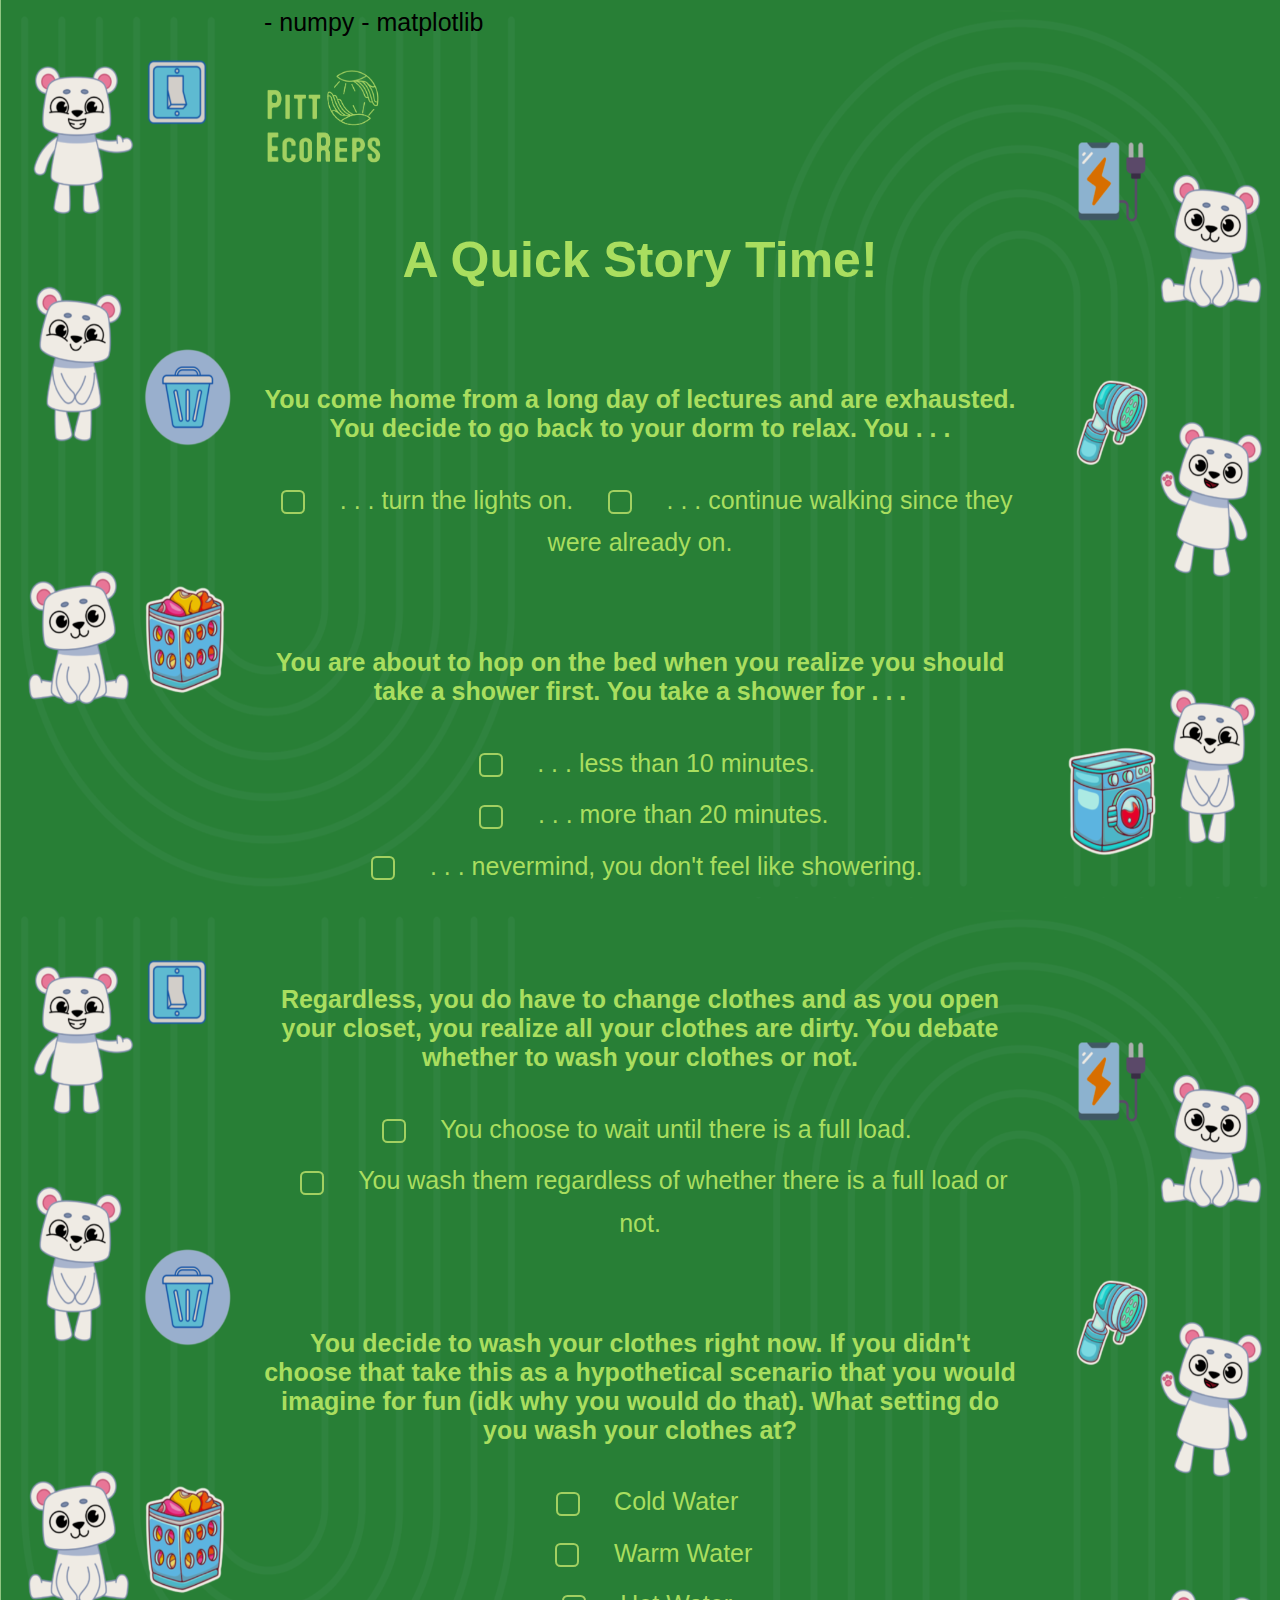
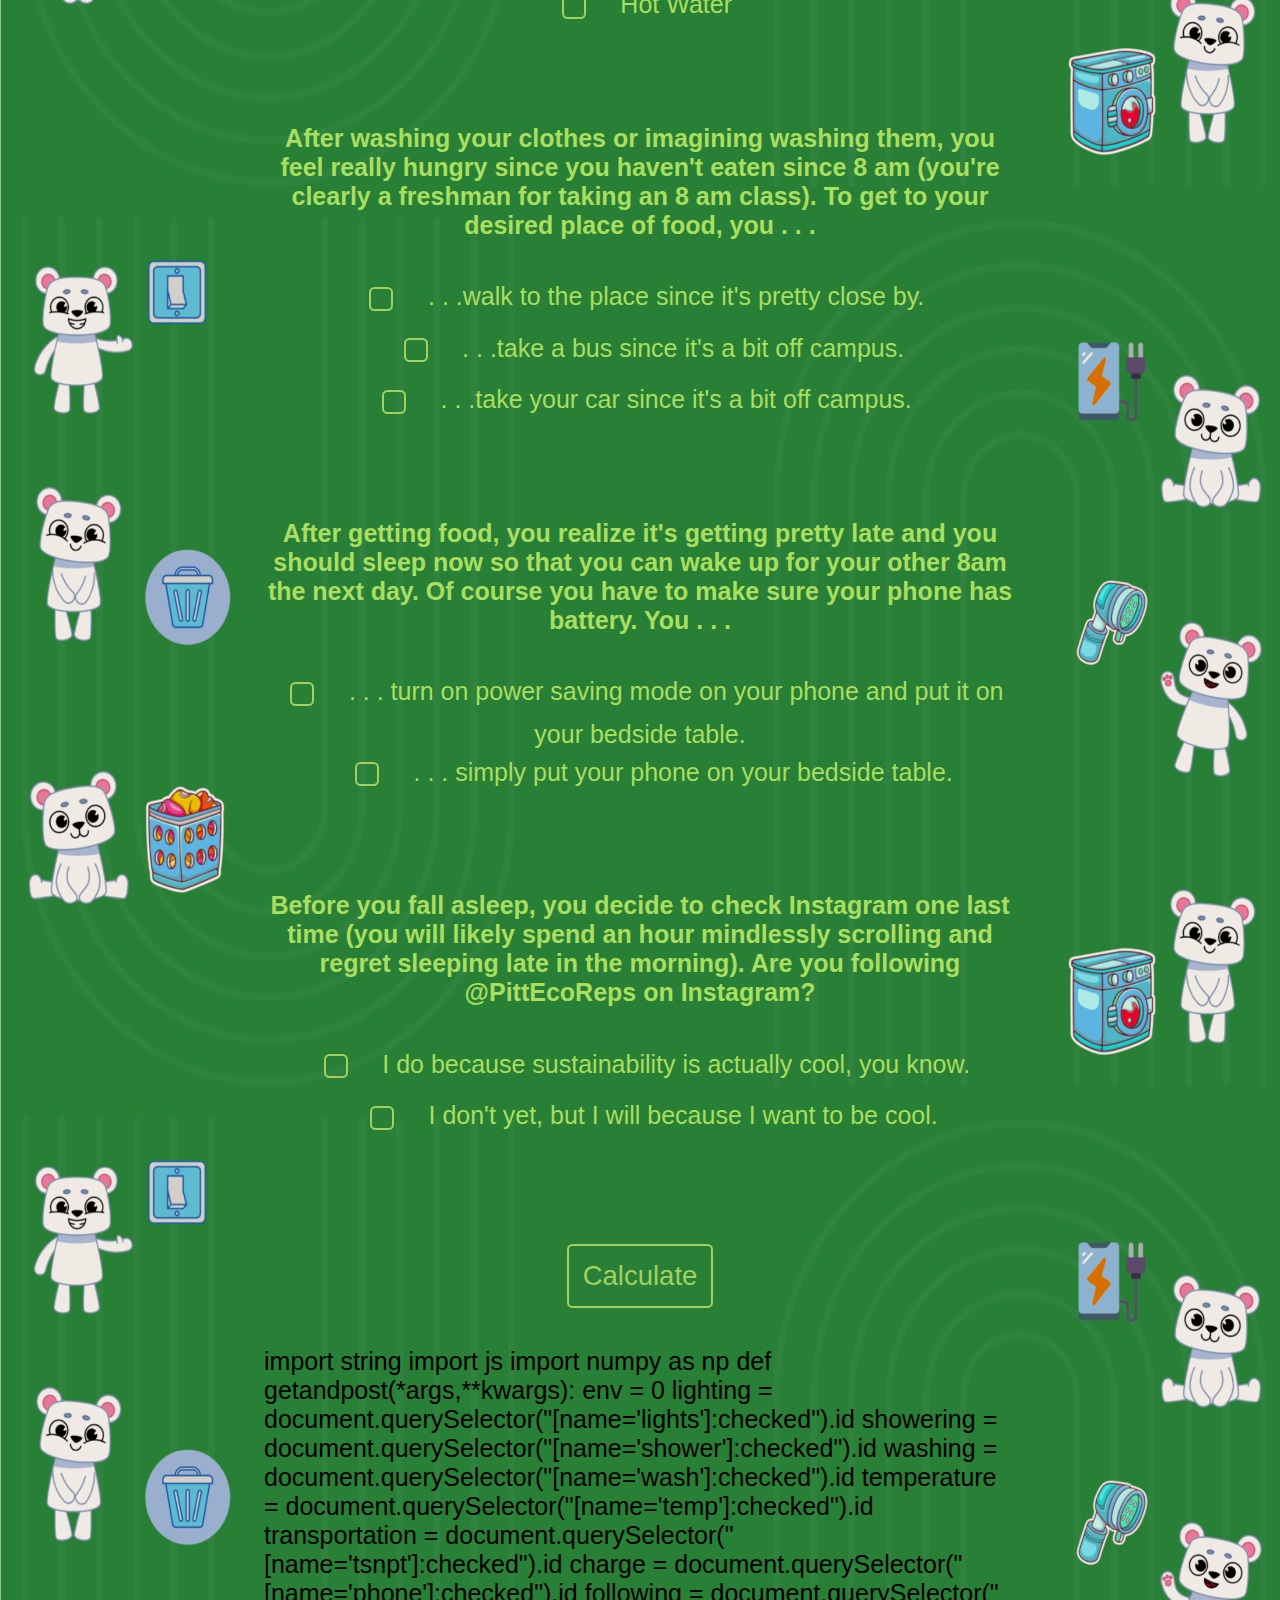
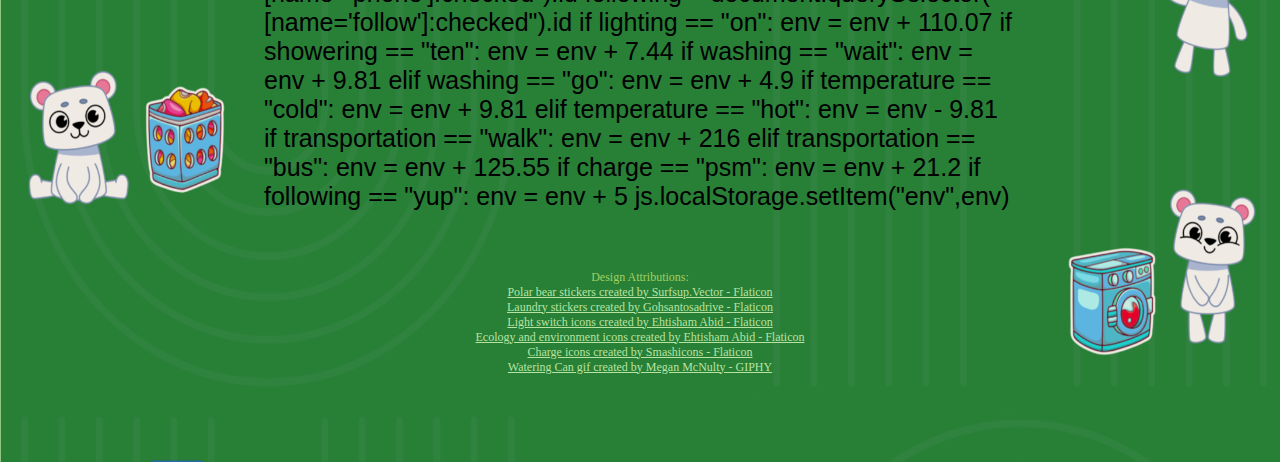
<file: index.html>
<html>

<head>
<link href="look.css" rel="stylesheet" type="text/css" />
<script defer src="https://pyscript.net/alpha/pyscript.js"></script>
<meta charset="UTF-8">

</head>

<py-env>
      - numpy
      - matplotlib
</py-env>

<body>

<div class="header">
</div>

<img src="logo.png" width="120" height="100">

<h1 style="padding-top: 30px; text-align: center;">A Quick Story Time!</h1>

<form action="CO2result.html" method="GET">

  <h4>You come home from a long day of lectures and are exhausted. You decide to go back to your dorm
  to relax. You . . . </h4>

  <input type="radio" id="on" name="lights" required>
  <label for="on"> . . . turn the lights on.</label>

  <input type="radio" id="no" name="lights" >
  <label for="no">. . . continue walking since they were already on.</label><br>

<br><br>

  <h4>You are about to hop on the bed when you realize you should take a shower first. You take a shower for . . .</h4>
  
  <input type="radio" id="ten" name="shower" required>
  <label for="ten"> . . . less than 10 minutes.</label><br>

  <input type="radio" id="twenty" name="shower">
  <label for="twenty">. . . more than 20 minutes.</label><br>

  <input type="radio" id="nope" name="shower">
  <label for="nope">. . . nevermind, you don't feel like showering.</label><br>

<br><br>
  
  <h4>Regardless, you do have to change clothes and as you open your closet, you realize all your clothes are dirty. You debate whether to wash your clothes or not.</h4>

  <input type="radio" id="wait" name="wash" required>
  <label for="wait">You choose to wait until there is a full load.</label><br>

  <input type="radio" id="go" name="wash">
  <label for="go">You wash them regardless of whether there is a full load or not.</label><br>


<br><br>

  <h4>You decide to wash your clothes right now. If you didn't choose that take this as a hypothetical scenario that you would imagine for fun (idk why you would do that).
  What setting do you wash your clothes at?</h4>

  <input type="radio" id="cold" name="temp" required>
  <label for="cold">Cold Water</label><br>

  <input type="radio" id="warm" name="temp">
  <label for="warm">Warm Water</label><br>

  <input type="radio" id="hot" name="temp">
  <label for="hot">Hot Water</label><br>

<br><br>

  <h4>After washing your clothes or imagining washing them, you feel really hungry since you haven't eaten since 8 am (you're clearly a freshman for taking an 8 am class). To get
  to your desired place of food, you . . .</h4>

  <input type="radio" id="walk" name="tsnpt" required>
  <label for="walk">. . .walk to the place since it's pretty close by.</label><br>

  <input type="radio" id="bus" name="tsnpt">
  <label for="bus">. . .take a bus since it's a bit off campus.</label><br>

  <input type="radio" id="car" name="tsnpt">
  <label for="car">. . .take your car since it's a bit off campus.</label><br>

<br><br>

  <h4>After getting food, you realize it's getting pretty late and you should sleep now so that you can wake up for your other 8am the next day. Of course you have to make
  sure your phone has battery. You . . .</h4>

  <input type="radio" id="psm" name="phone" required>
  <label for="psm">. . . turn on power saving mode on your phone and put it on your bedside table.</label><br>

  <input type="radio" id="nuh" name="phone">
  <label for="nuh">. . . simply put your phone on your bedside table.</label><br>

<br><br>

  <h4>Before you fall asleep, you decide to check Instagram one last time (you will likely spend an hour mindlessly scrolling and regret sleeping late in the morning).
  Are you following @PittEcoReps on Instagram? </h4>

  <input type="radio" id="yup" name="follow" required>
  <label for="yup">I do because sustainability is actually cool, you know.</label><br>

  <input type="radio" id="yet" name="follow">
  <label for="yet">I don't yet, but I will because I want to be cool.</label><br>

<br><br><br>

  <button id="button" type="submit" pys-onClick="getandpost">Calculate</button>
</form> 


<py-script>

import string
import js
import numpy as np

def getandpost(*args,**kwargs):

  env = 0

  lighting = document.querySelector("[name='lights']:checked").id
  showering = document.querySelector("[name='shower']:checked").id
  washing = document.querySelector("[name='wash']:checked").id
  temperature = document.querySelector("[name='temp']:checked").id
  transportation = document.querySelector("[name='tsnpt']:checked").id
  charge = document.querySelector("[name='phone']:checked").id
  following = document.querySelector("[name='follow']:checked").id
  
  if lighting == "on":
    env = env + 110.07
  
  if showering == "ten":
    env = env + 7.44
    
  if washing == "wait":
    env = env + 9.81
  elif washing == "go":
    env = env + 4.9

  if temperature == "cold":
    env = env + 9.81
  elif temperature == "hot":
    env = env - 9.81

  if transportation == "walk":
    env = env + 216
  elif transportation == "bus":
    env = env + 125.55
    
  if charge == "psm":
    env = env + 21.2
    
  if following == "yup":
    env = env + 5
  
  js.localStorage.setItem("env",env)

</py-script>

<br><br>
<div class="note" style="text-align: center;font-size:12px;">
Design Attributions: <br>
<a style="color:#b7e3a1;"href="https://www.flaticon.com/free-stickers/polar-bear" title="polar bear stickers">Polar bear stickers created by Surfsup.Vector - Flaticon</a> <br>
<a style="color:#b7e3a1;"href="https://www.flaticon.com/free-stickers/laundry" title="laundry stickers">Laundry stickers created by Gohsantosadrive - Flaticon</a> <br>
<a style="color:#b7e3a1;"href="https://www.flaticon.com/free-icons/light-switch" title="light switch icons">Light switch icons created by Ehtisham Abid - Flaticon</a> <br>
<a style="color:#b7e3a1;"href="https://www.flaticon.com/free-icons/ecology-and-environment" title="ecology and environment icons">Ecology and environment icons created by Ehtisham Abid - Flaticon</a> <br>
<a style="color:#b7e3a1;"href="https://www.flaticon.com/free-icons/charge" title="charge icons">Charge icons created by Smashicons - Flaticon</a> <br>
<a style="color:#b7e3a1;"href="https://giphy.com/megantje" title="watering can gif">Watering Can gif created by Megan McNulty - GIPHY</a>
</div>
<br><br><br>

</body>
</html>
</file>
<file: look.css>
body{
  background-image: url("possible.png");
  background-position: center center;
  background-size: 100% 100%;
  position: absolute;
  font-family: 'Tahoma', sans-serif;
  font-size: 25;
  padding-left: 20%;
  padding-right: 20%;
}
main{
  position: relative;
}
section{
  position: absolute;
  top: 5rem;
  left: 50%;
  transform: translate(-50%, 50%);
  color: #15732f; /*white*/
  text-align: center;
}

/*________________________Button Look____________________*/
button, input{
  background-color: inherit;
  color: #A2D061; /*light green*/
  margin: 0.5em;
  font-weight: 300;
  padding: 0.5em;
  font-family: 'Tahoma', sans-serif;
  font-size: 1.10em;
  border: 2px solid #A2D061; /*light green*/
  border-radius: 0.2em;
  transition: 0.3s all;
}
button:hover, input:hover{
  background-color:#61bcd0; /*light blue*/
  color: white;
  transform: translate(0,1px);
  cursor: pointer;
}
button:focus{
  outline: 0;
}

button:active,
.active {
  transform: translate(0, 4px);
}

.pressed:active {
  background-color: #A2D061; /*light green*/
  color: white;
  cursor: pointer;

}
/*________________Input, Form, and Heading_____________________*/

input:focus{
  outline: 0;
  background-color: #A2D061; /*light green*/
  color: black;
}
form {
  padding-top: 30px;
  text-align: center;
  font-family: 'Candara', sans-serif;
  color: #a9de5f; /*light sat green*/
}

h1 {
  color: #a9de5f; /*light sat green*/
  font-family: 'Gill Sans', sans-serif;
}

/*______________________Main text Look________________________*/

div {
  padding-top: 30px;
  font-family: 'Tahoma', sans-serif;
  font-size: 1.5em;
  color: #A2D061; /*light green*/
}

.description {
  padding-top: 30px;
  text-align: center;
  font-family: 'Tahoma', sans-serif;
  font-size: 1.1em;
  color: #A2D061; /*light green*/

}

.header {
  text-align: center;
  color: #15732f; /*white*/
  font-size: 30px;
}

.center {
  display: block;
  margin-left: auto;
  margin-right: auto;
  width: 50%;
}

.note {
   font-family: 'Bodoni MT', serif;
   font-size: 20px;
}

/*______________________________Navigation Look____________*/
.topnav {
  overflow: hidden
  padding-top: 20px;
}

.topnav a {
  float: right;
  color: #A2D061; /*light green*/
  text-align: center;
  padding: 14px 16px;
  text-decoration: none;
  font-size: 20px;
}

.topnav a:hover {
  background-color:#A2D061; /*light green*/
  color: white;
  border: 1px solid #A2D061; /*light green*/
  border-radius: 0.2em;
  transition: 0.3s all;
}

.topnav a.active {
  background-color: #61bcd0; /*light blue*/
  color:#61bcd0; /*light blue*/
}
/*___________________Form Input Look__________________________*/

input[type=radio] {
  appearance: none;
  padding: 10px;
  border: 2px solid #A2D061; /*light green*/
  vertical-align: middle;
  /*border-radius:50%;*/
}
input[type=radio]:checked {
  border: 2px solid #A2D061; /*light green*/
  background-color: #A2D061; /*light green*/
}
</file>
